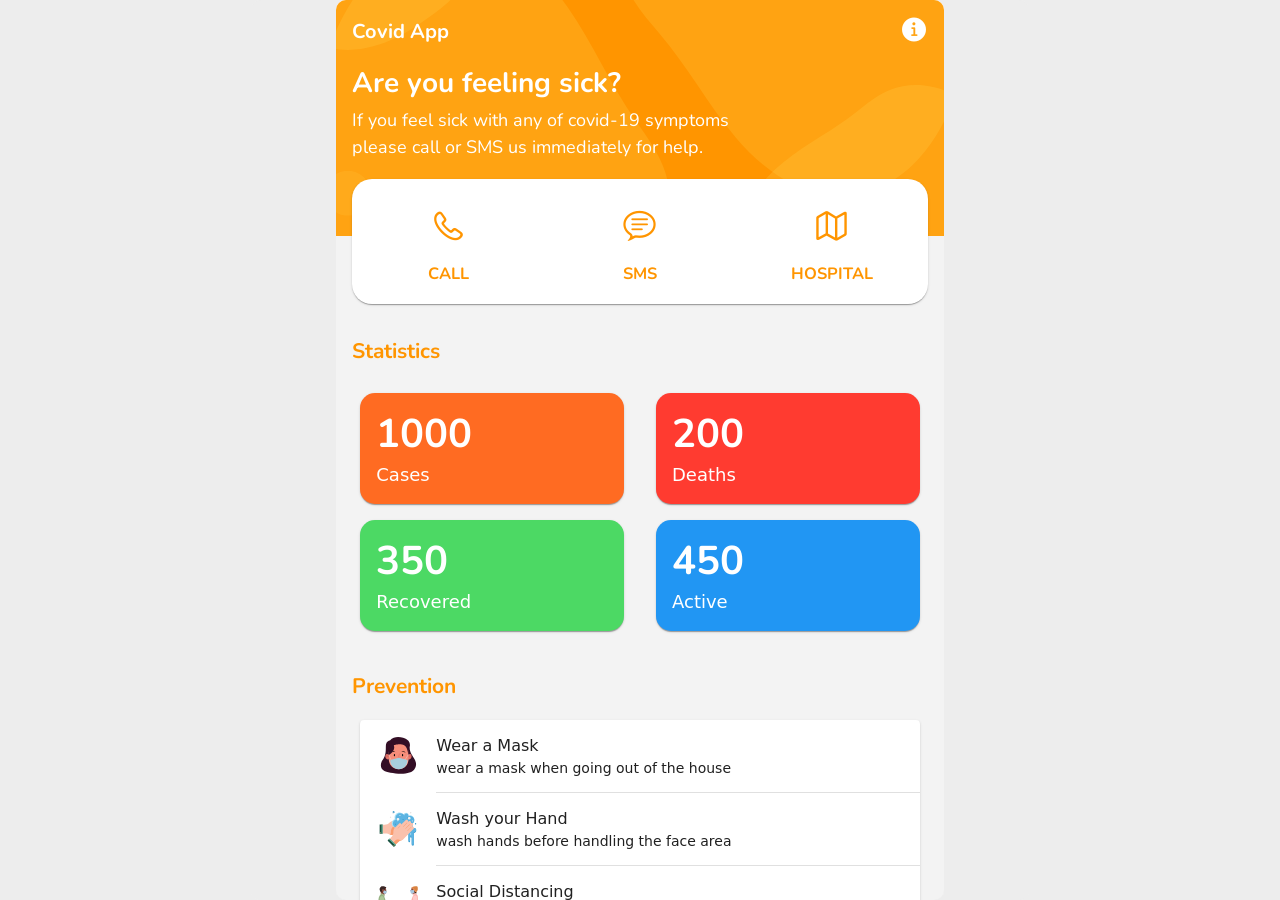
<file: dikdas/index.html>
<!DOCTYPE html>
<html>
  <head>
    <!-- Required meta tags-->
    <meta charset="utf-8" />
    <meta
      name="viewport"
      content="width=device-width, initial-scale=1, maximum-scale=1, minimum-scale=1, user-scalable=no, viewport-fit=cover"
    />
    <meta name="apple-mobile-web-app-capable" content="yes" />
    <!-- Color theme for statusbar (Android only) -->
    <meta name="theme-color" content="#2196f3" />
    <!-- Your app title -->
    <title>CovidApp</title>
    <!-- Path to Framework7 Library Bundle CSS -->
    <link rel="stylesheet" href="css/framework7.bundle.min.css" />
    <!-- Path to your custom app styles-->
    <link rel="stylesheet" href="css/my-app.css" />
    <link rel="stylesheet" href="css/framework7-icons.css" />
  </head>
  <body>
    <!-- App root element -->
    <div id="app">
      <!-- Your main view, should have "view-main" class -->
      <div class="view view-main">
        <!-- Initial Page, "data-name" contains page name -->
        <div data-name="home" class="page" style="background-color: #f3f3f3">
          <div class="popup popup-about">
            <div class="block">
              <p>
                <a class="link popup-close text-color-orange" href="#">Close</a>
              </p>
              <h2>Kelompok line</h2>
              <!-- Close Popup -->
              <p>1. Fauziyyah - 2013000017</p>
              <p>2. Barita Stephen - 1914000047</p>
              <p>3. Muhammad Alfarel Febrilian Syach - 2014000012</p>
            </div>
          </div>

          <!-- Scrollable page content -->
          <div class="page-content">
            <!-- Static Navbar -->
            <div class="navbar no-shadow">
              <div
                class="navbar-bg"
                style="background-color: transparent"
              ></div>
              <div class="navbar-inner">
                <div class="title text-color-white font-bolds">Covid App</div>
                <div class="right block">
                  <a
                    href="#"
                    class="text-color-white popup-open"
                    data-popup=".popup-about"
                  >
                    <i class="f7-icons">info_circle_fill</i>
                  </a>
                </div>
              </div>
            </div>

            <!-- Banner & Header -->
            <img src="img/cover.svg" class="banner" alt="" />

            <div class="block header" style="margin-top: -190px">
              <h1 class="text-color-white font-bolds">Are you feeling sick?</h1>
              <p
                class="text-color-white font-regular"
                style="margin-top: -15px; font-size: 18px"
              >
                If you feel sick with any of covid-19 symptoms <br />
                please call or SMS us immediately for help.
              </p>

              <div
                class="bg-color-white elevation-1"
                style="height: 125px; border-radius: 20px"
              >
                <br />
                <center>
                  <div class="row margin-half">
                    <div class="col text-color-orange">
                      <i class="f7-icons iconz" style="font-size: 35px"
                        >telephone</i
                      >
                      <h3 class="font-bolds texts">CALL</h3>
                    </div>
                    <div class="col text-color-orange">
                      <i class="f7-icons iconz" style="font-size: 35px"
                        >chat_bubble_text</i
                      >
                      <h3 class="font-bolds texts">SMS</h3>
                    </div>
                    <div class="col text-color-orange">
                      <i class="f7-icons iconz" style="font-size: 35px">map</i>
                      <h3 class="font-bolds texts">HOSPITAL</h3>
                    </div>
                  </div>
                </center>
              </div>
            </div>

            <!-- Content -->

            <div class="block">
              <h2 class="font-bolds text-color-orange">Statistics</h2>

              <div class="row">
                <div class="col-50">
                  <div
                    class="card bg-color-deeporange"
                    style="border-radius: 15px"
                  >
                    <div class="card-content card-content-padding">
                      <h1
                        style="font-size: 40px; margin-top: -5px"
                        class="font-bolds text-color-white"
                      >
                        1000
                      </h1>
                      <p
                        style="font-size: 18px; margin-top: -30px"
                        class="text-color-white"
                      >
                        Cases
                      </p>
                    </div>
                  </div>
                </div>
                <div class="col-50">
                  <div class="card bg-color-red" style="border-radius: 15px">
                    <div class="card-content card-content-padding">
                      <h1
                        style="font-size: 40px; margin-top: -5px"
                        class="font-bolds text-color-white"
                      >
                        200
                      </h1>
                      <p
                        style="font-size: 18px; margin-top: -30px"
                        class="text-color-white"
                      >
                        Deaths
                      </p>
                    </div>
                  </div>
                </div>
                <div class="col-50">
                  <div class="card bg-color-green" style="border-radius: 15px">
                    <div class="card-content card-content-padding">
                      <h1
                        style="font-size: 40px; margin-top: -5px"
                        class="font-bolds text-color-white"
                      >
                        350
                      </h1>
                      <p
                        style="font-size: 18px; margin-top: -30px"
                        class="text-color-white"
                      >
                        Recovered
                      </p>
                    </div>
                  </div>
                </div>
                <div class="col-50">
                  <div class="card bg-color-blue" style="border-radius: 15px">
                    <div class="card-content card-content-padding">
                      <h1
                        style="font-size: 40px; margin-top: -5px"
                        class="font-bolds text-color-white"
                      >
                        450
                      </h1>
                      <p
                        style="font-size: 18px; margin-top: -30px"
                        class="text-color-white"
                      >
                        Active
                      </p>
                    </div>
                  </div>
                </div>
              </div>
            </div>

            <div class="block">
              <h2 class="font-bolds text-color-orange">Prevention</h2>
              <div class="card">
                <div class="card-content">
                  <div class="list media-list">
                    <ul>
                      <li class="item-content">
                        <div class="item-media">
                          <img src="img/mask.svg" width="44" />
                        </div>
                        <div class="item-inner">
                          <div class="item-title-row">
                            <div class="item-title">Wear a Mask</div>
                          </div>
                          <div class="item-subtitle">wear a mask when going out of the house</div>
                        </div>
                      </li>
                      <li class="item-content">
                        <div class="item-media">
                          <img src="img/wash.svg" width="44" />
                        </div>
                        <div class="item-inner">
                          <div class="item-title-row">
                            <div class="item-title">Wash your Hand</div>
                          </div>
                          <div class="item-subtitle">wash hands before handling the face area</div>
                        </div>
                      </li>
                      <li class="item-content">
                        <div class="item-media">
                          <img src="img/distance.svg" width="44" />
                        </div>
                        <div class="item-inner">
                          <div class="item-title-row">
                            <div class="item-title">Social Distancing</div>
                          </div>
                          <div class="item-subtitle">keep your distance when in public places</div>
                        </div>
                      </li>
                    </ul>
                  </div>
                </div>
              </div>
            </div>

            <div class="block">
              <div class="card card-expandable">
                <div class="card-content">
                  <div class="card-bgr" style="height: 300px">
                    <div class="card-header text-color-white display-block">
                      Covid19
                      <br />
                      <small style="opacity: 0.7">Symptoms</small>
                    </div>
                    <a
                      href="#"
                      class="link card-close card-opened-fade-in color-white"
                      style="position: absolute; right: 15px; top: 15px"
                    >
                      <i class="icon f7-icons">xmark_circle_fill</i>
                    </a>
                  </div>
                  <div class="card-content-padding">
                    <h3>Demam</h3>
                    <p>lorem ipsum...</p>
                    <br />
                    <h3>Batuk</h3>
                    <p>lorem ipsum...</p>
                    <br />
                    <h3>Sulit Bernafas</h3>
                    <p>lorem ipsum...</p>
                    <br />
                  </div>
                </div>
              </div>
            </div>
          </div>
        </div>
      </div>
    </div>
    <!-- Path to Framework7 Library Bundle JS-->
    <script type="text/javascript" src="js/framework7.bundle.min.js"></script>
    <!-- Path to your app js-->
    <script type="text/javascript" src="js/my-app.js"></script>
  </body>
</html>
</file>
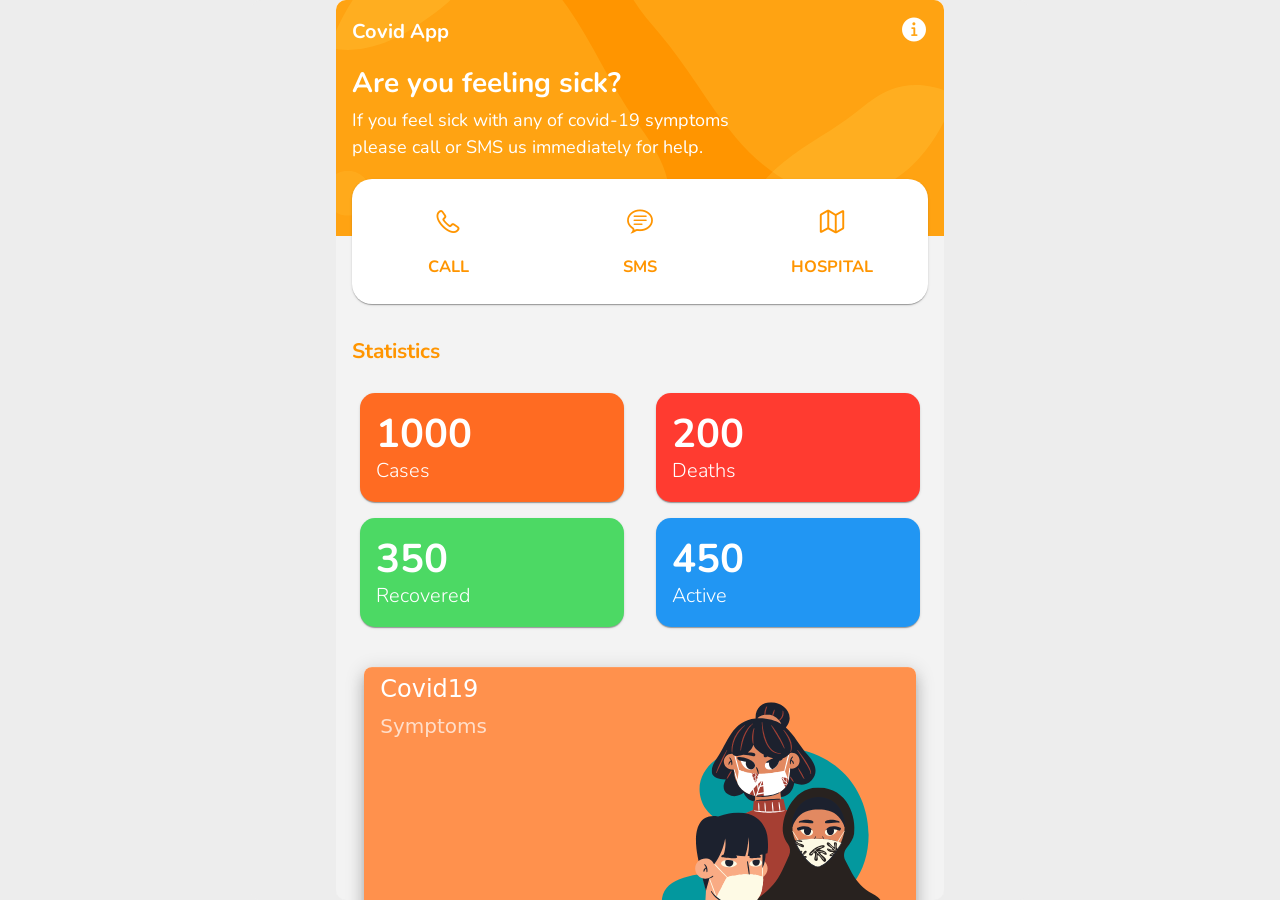
<file: dikdas/done1.html>
<!DOCTYPE html>
<html>
  <head>
    <!-- Required meta tags-->
    <meta charset="utf-8" />
    <meta
      name="viewport"
      content="width=device-width, initial-scale=1, maximum-scale=1, minimum-scale=1, user-scalable=no, viewport-fit=cover"
    />
    <meta name="apple-mobile-web-app-capable" content="yes" />
    <!-- Color theme for statusbar (Android only) -->
    <meta name="theme-color" content="#2196f3" />
    <!-- Your app title -->
    <title>CovidApp</title>
    <!-- Path to Framework7 Library Bundle CSS -->
    <link rel="stylesheet" href="css/framework7.bundle.min.css" />
    <!-- Path to your custom app styles-->
    <link rel="stylesheet" href="css/my-app.css" />
    <link rel="stylesheet" href="css/framework7-icons.css" />
  </head>
  <body>
    <!-- App root element -->
    <div id="app">
      <!-- Your main view, should have "view-main" class -->
      <div class="view view-main">
        <!-- Initial Page, "data-name" contains page name -->
        <div data-name="home" class="page" style="background-color: #f3f3f3">
          <div class="popup popup-about">
            <div class="block">
              <p>
                <a class="link popup-close text-color-orange" href="#">Close</a>
              </p>
              <h2>Kelompok line</h2>
              <!-- Close Popup -->
              <p>1. Fauziyyah - 2013000017</p>
              <p>2. Barita Stephen - 1914000047</p>
              <p>3. Muhammad Alfarel Febrilian Syach - 2014000012</p>
            </div>
          </div>

          <!-- Scrollable page content -->
          <div class="page-content">
            <!-- Static Navbar -->
            <div class="navbar no-shadow">
              <div
                class="navbar-bg"
                style="background-color: transparent"
              ></div>
              <div class="navbar-inner">
                <div class="title text-color-white font-bolds">Covid App</div>
                <div class="right block">
                  <a
                    href="#"
                    class="text-color-white popup-open"
                    data-popup=".popup-about"
                  >
                    <i class="f7-icons">info_circle_fill</i>
                  </a>
                </div>
              </div>
            </div>

            <!-- Banner & Header -->
            <img src="img/cover.svg" class="banner" alt="" />
            <div class="block header" style="margin-top: -190px">
              <h1 class="text-color-white font-bolds">Are you feeling sick?</h1>
              <p
                style="font-size: 18px; margin-top: -15px"
                class="text-color-white font-regular"
              >
                If you feel sick with any of covid-19 symptoms <br />
                please call or SMS us immediately for help.
              </p>
              <div
                class="bg-color-white elevation-1"
                style="border-radius: 20px; height: 125px"
              >
                <br />
                <center>
                  <div class="row margin-half">
                    <div class="col text-color-orange">
                      <i class="f7-icons iconz">telephone</i>
                      <h3 class="font-bolds texts">CALL</h3>
                    </div>
                    <div class="col text-color-orange">
                      <i class="f7-icons iconz">chat_bubble_text</i>
                      <h3 class="font-bolds texts">SMS</h3>
                    </div>
                    <div class="col text-color-orange">
                      <i class="f7-icons iconz">map</i>
                      <h3 class="font-bolds texts">HOSPITAL</h3>
                    </div>
                  </div>
                </center>
              </div>
            </div>

            <!-- Content -->

            <div class="block">
              <h2 class="text-color-orange font-bolds">Statistics</h2>
              <div class="row">
                <div class="col-50">
                  <div
                    class="card elevation-1 bg-color-deeporange"
                    style="border-radius: 15px"
                  >
                    <div class="card-content card-content-padding">
                      <h1
                        class="font-bolds text-color-white"
                        style="margin-top: -5px; font-size: 40px"
                      >
                        1000
                      </h1>
                      <p
                        style="margin-top: -35px; font-size: 20px"
                        class="text-color-white font-light"
                      >
                        Cases
                      </p>
                    </div>
                  </div>
                </div>
                <div class="col-50">
                  <div
                    class="card elevation-1 bg-color-red"
                    style="border-radius: 15px"
                  >
                    <div class="card-content card-content-padding">
                      <h1
                        class="font-bolds text-color-white"
                        style="margin-top: -5px; font-size: 40px"
                      >
                        200
                      </h1>
                      <p
                        style="margin-top: -35px; font-size: 20px"
                        class="text-color-white font-light"
                      >
                        Deaths
                      </p>
                    </div>
                  </div>
                </div>
                <div class="col-50">
                  <div
                    class="card elevation-1 bg-color-green"
                    style="border-radius: 15px"
                  >
                    <div class="card-content card-content-padding">
                      <h1
                        class="font-bolds text-color-white"
                        style="margin-top: -5px; font-size: 40px"
                      >
                        350
                      </h1>
                      <p
                        style="margin-top: -35px; font-size: 20px"
                        class="text-color-white font-light"
                      >
                        Recovered
                      </p>
                    </div>
                  </div>
                </div>
                <div class="col-50">
                  <div
                    class="card elevation-1 bg-color-blue"
                    style="border-radius: 15px"
                  >
                    <div class="card-content card-content-padding">
                      <h1
                        class="font-bolds text-color-white"
                        style="margin-top: -5px; font-size: 40px"
                      >
                        450
                      </h1>
                      <p
                        style="margin-top: -35px; font-size: 20px"
                        class="text-color-white font-light"
                      >
                        Active
                      </p>
                    </div>
                  </div>
                </div>
              </div>
            </div>

            <div class="block">
              <div class="card card-expandable">
                <div class="card-content">
                  <div class="card-bgr" style="height: 300px">
                    <div class="card-header text-color-white display-block">
                      Covid19
                      <br />
                      <small style="opacity: 0.7">Symptoms</small>
                    </div>
                    <a
                      href="#"
                      class="link card-close card-opened-fade-in color-white"
                      style="position: absolute; right: 15px; top: 15px"
                    >
                      <i class="icon f7-icons">xmark_circle_fill</i>
                    </a>
                  </div>
                  <div class="card-content-padding">
                    <h3>Demam</h3>
                    <p>lorem ipsum...</p>
                    <br />
                    <h3>Batuk</h3>
                    <p>lorem ipsum...</p>
                    <br />
                    <h3>Sulit Bernafas</h3>
                    <p>lorem ipsum...</p>
                    <br />
                    <br />
                  </div>
                </div>
              </div>
            </div>

            <div class="block">
              <h2 class="font-bolds text-color-orange">Prevention</h2>

              <div class="card">
                <div class="card-content">
                  <div class="list media-list">
                    <ul>
                      <li class="item-content">
                        <div class="item-media">
                          <img src="img/mask.svg" width="44" />
                        </div>
                        <div class="item-inner">
                          <div class="item-title-row">
                            <div class="item-title">Wear a Mask</div>
                          </div>
                          <div class="item-subtitle">wear a mask when going out of the house</div>
                        </div>
                      </li>
                      <li class="item-content">
                        <div class="item-media">
                          <img src="img/wash.svg" width="44" />
                        </div>
                        <div class="item-inner">
                          <div class="item-title-row">
                            <div class="item-title">Wash your Hand</div>
                          </div>
                          <div class="item-subtitle">wash hands before handling the face area</div>
                        </div>
                      </li>
                      <li class="item-content">
                        <div class="item-media">
                          <img src="img/distance.svg" width="44" />
                        </div>
                        <div class="item-inner">
                          <div class="item-title-row">
                            <div class="item-title">Social Distancing</div>
                          </div>
                          <div class="item-subtitle">keep your distance when in public places</div>
                        </div>
                      </li>
                    </ul>
                  </div>
                </div>
              </div>
            </div>
          </div>
        </div>
      </div>
    </div>
    <!-- Path to Framework7 Library Bundle JS-->
    <script type="text/javascript" src="js/framework7.bundle.min.js"></script>
    <!-- Path to your app js-->
    <script type="text/javascript" src="js/my-app.js"></script>
  </body>
</html>
</file>
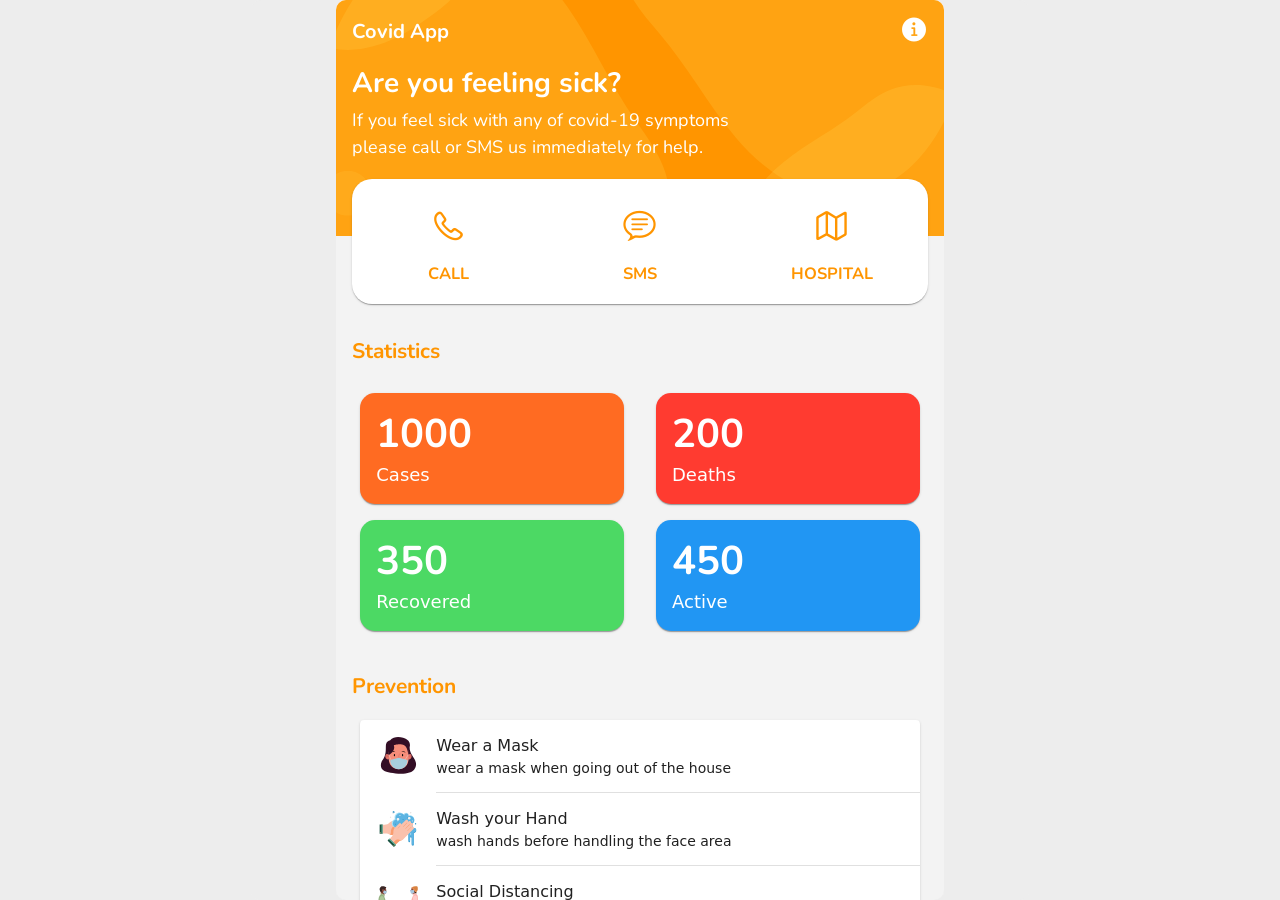
<file: dikdas/index1.html>
<!DOCTYPE html>
<html>
  <head>
    <!-- Required meta tags-->
    <meta charset="utf-8" />
    <meta
      name="viewport"
      content="width=device-width, initial-scale=1, maximum-scale=1, minimum-scale=1, user-scalable=no, viewport-fit=cover"
    />
    <meta name="apple-mobile-web-app-capable" content="yes" />
    <!-- Color theme for statusbar (Android only) -->
    <meta name="theme-color" content="#2196f3" />
    <!-- Your app title -->
    <title>CovidApp</title>
    <!-- Path to Framework7 Library Bundle CSS -->
    <link rel="stylesheet" href="css/framework7.bundle.min.css" />
    <!-- Path to your custom app styles-->
    <link rel="stylesheet" href="css/my-app.css" />
    <link rel="stylesheet" href="css/framework7-icons.css" />
  </head>
  <body>
    <!-- App root element -->
    <div id="app">
      <!-- Your main view, should have "view-main" class -->
      <div class="view view-main">
        <!-- Initial Page, "data-name" contains page name -->
        <div data-name="home" class="page" style="background-color: #f3f3f3">
          <div class="popup popup-about">
            <div class="block">
              <p>
                <a class="link popup-close text-color-orange" href="#">Close</a>
              </p>
              <h2>Kelompok line</h2>
              <!-- Close Popup -->
              <p>1. Fauziyyah - 2013000017</p>
            </div>
          </div>

          <!-- Scrollable page content -->
          <div class="page-content">
            <!-- Static Navbar -->
            <div class="navbar no-shadow">
              <div
                class="navbar-bg"
                style="background-color: transparent"
              ></div>
              <div class="navbar-inner">
                <div class="title text-color-white font-bolds">Covid App</div>
                <div class="right block">
                  <a
                    href="#"
                    class="text-color-white popup-open"
                    data-popup=".popup-about"
                  >
                    <i class="f7-icons">info_circle_fill</i>
                  </a>
                </div>
              </div>
            </div>

            <!-- Banner & Header -->
            <img src="img/cover.svg" class="banner" alt="" />

            <div class="block header" style="margin-top: -190px">
              <h1 class="text-color-white font-bolds">Are you feeling sick?</h1>
              <p
                class="text-color-white font-regular"
                style="margin-top: -15px; font-size: 18px"
              >
                If you feel sick with any of covid-19 symptoms <br />
                please call or SMS us immediately for help.
              </p>

              <div
                class="bg-color-white elevation-1"
                style="height: 125px; border-radius: 20px"
              >
                <br />
                <center>
                  <div class="row margin-half">
                    <div class="col text-color-orange">
                      <i class="f7-icons iconz" style="font-size: 35px"
                        >telephone</i
                      >
                      <h3 class="font-bolds texts">CALL</h3>
                    </div>
                    <div class="col text-color-orange">
                      <i class="f7-icons iconz" style="font-size: 35px"
                        >chat_bubble_text</i
                      >
                      <h3 class="font-bolds texts">SMS</h3>
                    </div>
                    <div class="col text-color-orange">
                      <i class="f7-icons iconz" style="font-size: 35px">map</i>
                      <h3 class="font-bolds texts">HOSPITAL</h3>
                    </div>
                  </div>
                </center>
              </div>
            </div>

            <!-- Content -->

            <div class="block">
              <h2 class="font-bolds text-color-orange">Statistics</h2>

              <div class="row">
                <div class="col-50">
                  <div
                    class="card bg-color-deeporange"
                    style="border-radius: 15px"
                  >
                    <div class="card-content card-content-padding">
                      <h1
                        style="font-size: 40px; margin-top: -5px"
                        class="font-bolds text-color-white"
                      >
                        1000
                      </h1>
                      <p
                        style="font-size: 18px; margin-top: -30px"
                        class="text-color-white"
                      >
                        Cases
                      </p>
                    </div>
                  </div>
                </div>
                <div class="col-50">
                  <div class="card bg-color-red" style="border-radius: 15px">
                    <div class="card-content card-content-padding">
                      <h1
                        style="font-size: 40px; margin-top: -5px"
                        class="font-bolds text-color-white"
                      >
                        200
                      </h1>
                      <p
                        style="font-size: 18px; margin-top: -30px"
                        class="text-color-white"
                      >
                        Deaths
                      </p>
                    </div>
                  </div>
                </div>
                <div class="col-50">
                  <div class="card bg-color-green" style="border-radius: 15px">
                    <div class="card-content card-content-padding">
                      <h1
                        style="font-size: 40px; margin-top: -5px"
                        class="font-bolds text-color-white"
                      >
                        350
                      </h1>
                      <p
                        style="font-size: 18px; margin-top: -30px"
                        class="text-color-white"
                      >
                        Recovered
                      </p>
                    </div>
                  </div>
                </div>
                <div class="col-50">
                  <div class="card bg-color-blue" style="border-radius: 15px">
                    <div class="card-content card-content-padding">
                      <h1
                        style="font-size: 40px; margin-top: -5px"
                        class="font-bolds text-color-white"
                      >
                        450
                      </h1>
                      <p
                        style="font-size: 18px; margin-top: -30px"
                        class="text-color-white"
                      >
                        Active
                      </p>
                    </div>
                  </div>
                </div>
              </div>
            </div>

            <div class="block">
              <h2 class="font-bolds text-color-orange">Prevention</h2>
              <div class="card">
                <div class="card-content">
                  <div class="list media-list">
                    <ul>
                      <li class="item-content">
                        <div class="item-media">
                          <img src="img/mask.svg" width="44" />
                        </div>
                        <div class="item-inner">
                          <div class="item-title-row">
                            <div class="item-title">Wear a Mask</div>
                          </div>
                          <div class="item-subtitle">wear a mask when going out of the house</div>
                        </div>
                      </li>
                      <li class="item-content">
                        <div class="item-media">
                          <img src="img/wash.svg" width="44" />
                        </div>
                        <div class="item-inner">
                          <div class="item-title-row">
                            <div class="item-title">Wash your Hand</div>
                          </div>
                          <div class="item-subtitle">wash hands before handling the face area</div>
                        </div>
                      </li>
                      <li class="item-content">
                        <div class="item-media">
                          <img src="img/distance.svg" width="44" />
                        </div>
                        <div class="item-inner">
                          <div class="item-title-row">
                            <div class="item-title">Social Distancing</div>
                          </div>
                          <div class="item-subtitle">keep your distance when in public places</div>
                        </div>
                      </li>
                    </ul>
                  </div>
                </div>
              </div>
            </div>

            <div class="block">
              <div class="card card-expandable">
                <div class="card-content">
                  <div class="card-bgr" style="height: 300px">
                    <div class="card-header text-color-white display-block">
                      Covid19
                      <br />
                      <small style="opacity: 0.7">Symptoms</small>
                    </div>
                    <a
                      href="#"
                      class="link card-close card-opened-fade-in color-white"
                      style="position: absolute; right: 15px; top: 15px"
                    >
                      <i class="icon f7-icons">xmark_circle_fill</i>
                    </a>
                  </div>
                  <div class="card-content-padding">
                    <h3>Demam</h3>
                    <p>lorem ipsum...</p>
                    <br />
                    <h3>Batuk</h3>
                    <p>lorem ipsum...</p>
                    <br />
                    <h3>Sulit Bernafas</h3>
                    <p>lorem ipsum...</p>
                    <br />
                  </div>
                </div>
              </div>
            </div>
          </div>
        </div>
      </div>
    </div>
    <!-- Path to Framework7 Library Bundle JS-->
    <script type="text/javascript" src="js/framework7.bundle.min.js"></script>
    <!-- Path to your app js-->
    <script type="text/javascript" src="js/my-app.js"></script>
  </body>
</html>
</file>
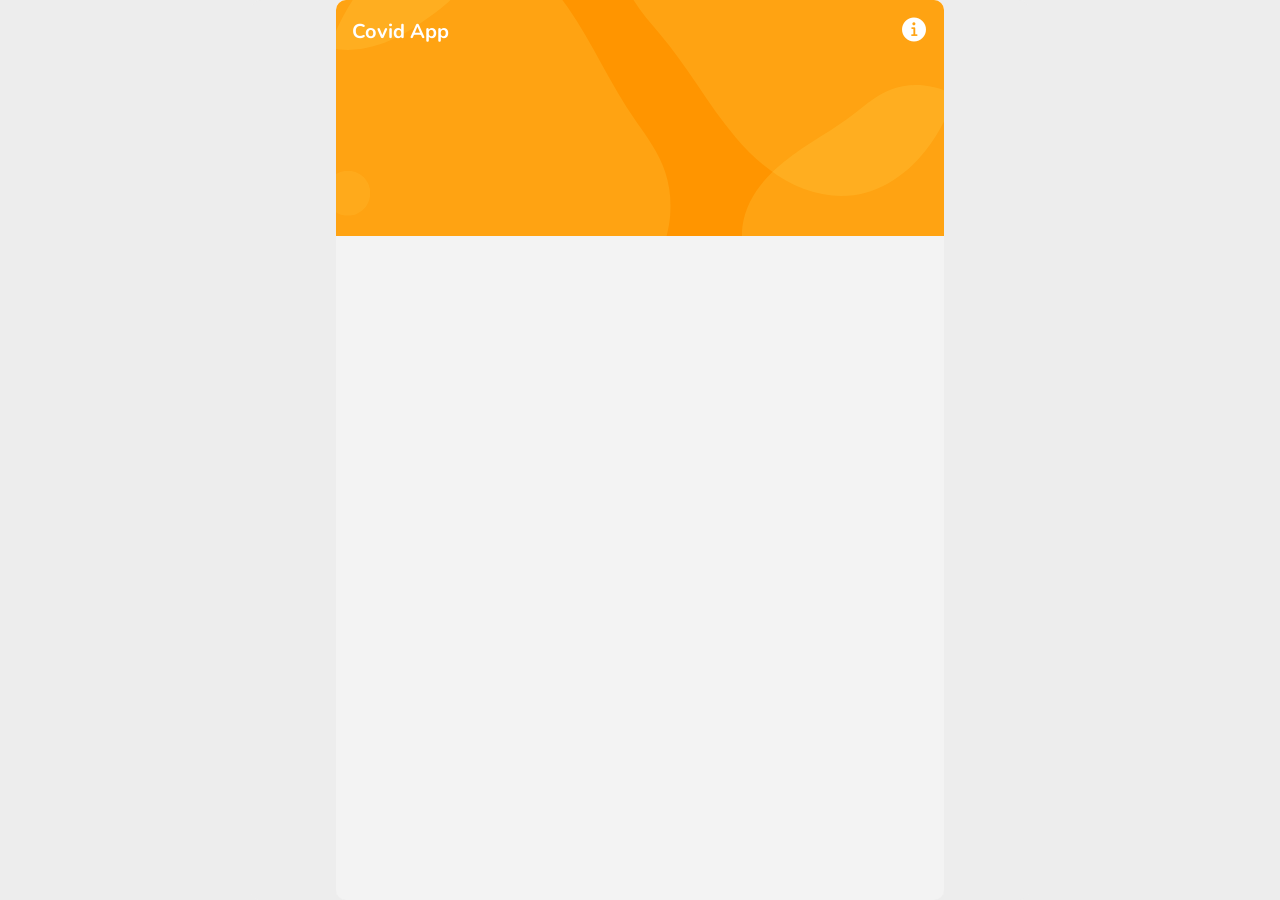
<file: dikdas/layout.html>
<!DOCTYPE html>
<html>
  <head>
    <!-- Required meta tags-->
    <meta charset="utf-8" />
    <meta
      name="viewport"
      content="width=device-width, initial-scale=1, maximum-scale=1, minimum-scale=1, user-scalable=no, viewport-fit=cover"
    />
    <meta name="apple-mobile-web-app-capable" content="yes" />
    <!-- Color theme for statusbar (Android only) -->
    <meta name="theme-color" content="#2196f3" />
    <!-- Your app title -->
    <title>CovidApp</title>
    <!-- Path to Framework7 Library Bundle CSS -->
    <link rel="stylesheet" href="css/framework7.bundle.min.css" />
    <!-- Path to your custom app styles-->
    <link rel="stylesheet" href="css/my-app.css" />
    <link rel="stylesheet" href="css/framework7-icons.css" />
  </head>
  <body>
    <!-- App root element -->
    <div id="app">
      <!-- Your main view, should have "view-main" class -->
      <div class="view view-main">
        <!-- Initial Page, "data-name" contains page name -->
        <div data-name="home" class="page" style="background-color: #f3f3f3">
          <div class="popup popup-about">
            <div class="block">
              <p>
                <a class="link popup-close text-color-orange" href="#">Close</a>
              </p>
              <h2>Kelompok Huha</h2>
              <!-- Close Popup -->
              <p>1. A - 1802902</p>
            </div>
          </div>

          <!-- Scrollable page content -->
          <div class="page-content">
            <!-- Static Navbar -->
            <div class="navbar no-shadow">
              <div
                class="navbar-bg"
                style="background-color: transparent"
              ></div>
              <div class="navbar-inner">
                <div class="title text-color-white font-bolds">Covid App</div>
                <div class="right block">
                  <a
                    href="#"
                    class="text-color-white popup-open"
                    data-popup=".popup-about"
                  >
                    <i class="f7-icons">info_circle_fill</i>
                  </a>
                </div>
              </div>
            </div>

            <!-- Banner & Header -->
            <img src="img/cover.svg" class="banner" alt="" />
            <!-- Content -->
          </div>
        </div>
      </div>
    </div>
    <!-- Path to Framework7 Library Bundle JS-->
    <script type="text/javascript" src="js/framework7.bundle.min.js"></script>
    <!-- Path to your app js-->
    <script type="text/javascript" src="js/my-app.js"></script>
  </body>
</html>
</file>
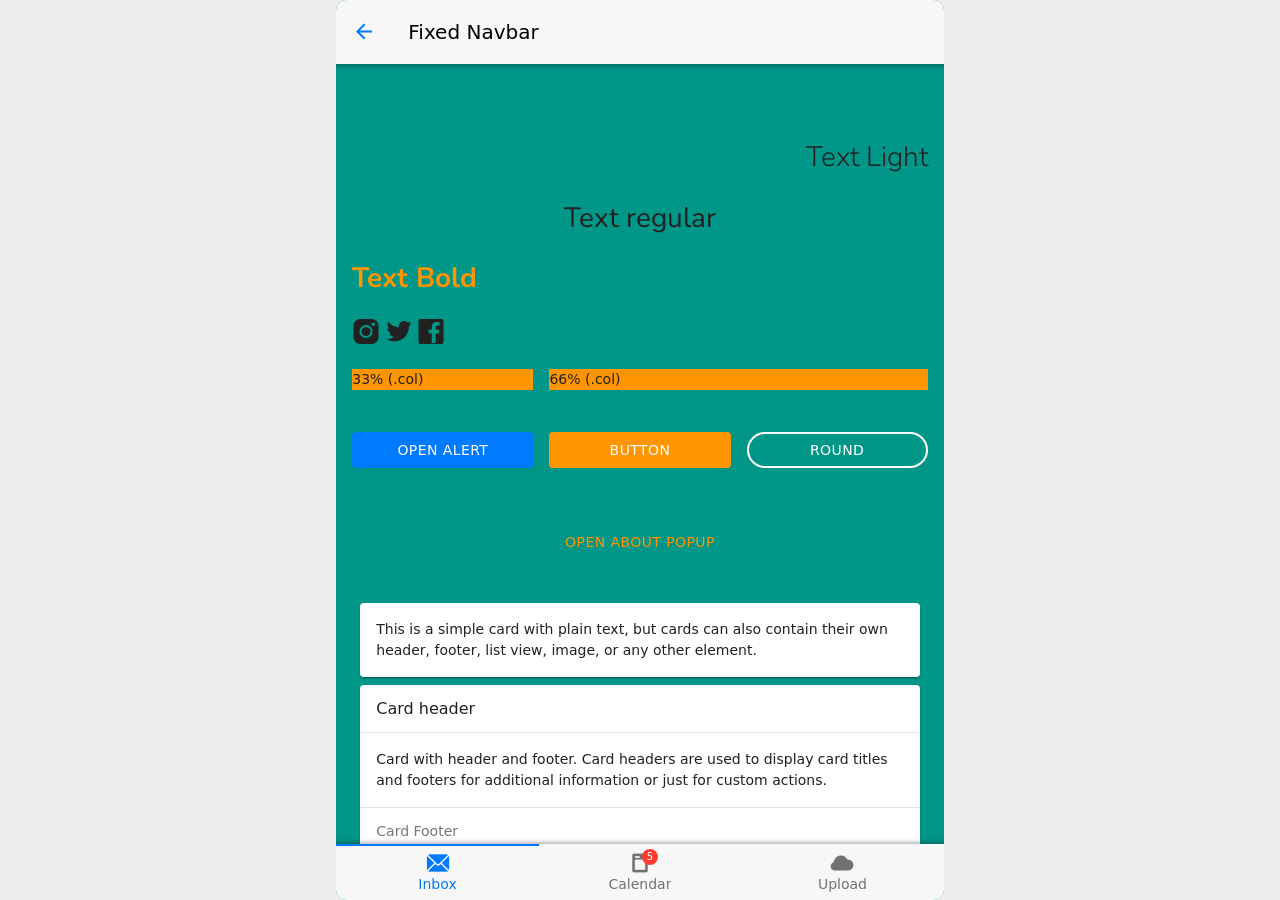
<file: dikdas/test.html>
<!DOCTYPE html>
<html>
  <head>
    <!-- Required meta tags-->
    <meta charset="utf-8" />
    <meta
      name="viewport"
      content="width=device-width, initial-scale=1, maximum-scale=1, minimum-scale=1, user-scalable=no, viewport-fit=cover"
    />
    <meta name="apple-mobile-web-app-capable" content="yes" />
    <!-- Color theme for statusbar (Android only) -->
    <meta name="theme-color" content="#2196f3" />
    <!-- Your app title -->
    <title>My App</title>
    <!-- Path to Framework7 Library Bundle CSS -->
    <link rel="stylesheet" href="css/framework7.bundle.min.css" />
    <!-- Path to your custom app styles-->
    <link rel="stylesheet" href="css/my-app.css" />
    <link rel="stylesheet" href="css/framework7-icons.css" />
  </head>
  <body>
    <!-- App root element -->
    <div id="app">
      <div class="panel panel-left panel-cover panel-resizable panel-init">
        <div class="block">
          <p>Left Panel content here</p>
          <p><a class="panel-close" href="#">Close me</a></p>
        </div>
      </div>
      <!-- Your main view, should have "view-main" class -->
      <div class="view view-main">
        <!-- Initial Page, "data-name" contains page name -->
        <div data-name="home" class="page bg-color-teal">
          <!-- Fixed/Dynamic Navbar -->
          <div class="navbar">
            <div class="navbar-bg"></div>
            <div class="navbar-inner sliding">
              <div class="left">
                <a
                  href="#"
                  data-panel=".panel-left"
                  class="link back panel-open"
                >
                  <i class="icon icon-back"></i>
                  <span class="if-not-md">Back</span>
                </a>
              </div>
              <div class="title">Fixed Navbar</div>
            </div>
          </div>

          <!-- Additional "tabbar-labels" class -->
          <div class="toolbar tabbar tabbar-labels toolbar-bottom">
            <div class="toolbar-inner">
              <a href="#tab-1" class="tab-link tab-link-active">
                <!-- Different icons for iOS and MD themes -->
                <i class="icon f7-icons">envelope_fill</i>
                <!-- Label text -->
                <span class="tabbar-label">Inbox</span>
              </a>
              <a href="#tab-2" class="tab-link">
                <i class="icon f7-icons"
                  >today_fill<span class="badge color-red">5</span></i
                >
                <span class="tabbar-label">Calendar</span>
              </a>
              <a href="#tab-3" class="tab-link">
                <i class="icon f7-icons">cloud_fill</i>
                <span class="tabbar-label">Upload</span>
              </a>
            </div>
          </div>

          <div class="popup popup-about">
            <div class="block">
              <p>About</p>
              <!-- Close Popup -->
              <p><a class="link popup-close" href="#">Close popup</a></p>
              <p>Lorem ipsum dolor sit amet...</p>
            </div>
          </div>

          <!-- Scrollable page content -->
          <div class="page-content">
            <div class="block">
              <br />
              <h1 class="font-light text-align-right">Text Light</h1>
              <h1 class="font-regular text-align-center">Text regular</h1>
              <h1 class="font-bolds text-color-orange">Text Bold</h1>

              <i class="f7-icons">logo_instagram</i>
              <i class="f7-icons">logo_twitter</i>
              <i class="f7-icons">logo_facebook</i>

              <br />
              <br />

              <div class="row">
                <div class="col-33 bg-color-orange">33% (.col)</div>
                <div class="col-66 bg-color-orange">66% (.col)</div>
              </div>

              <br />
              <br />

              <div class="row">
                <button class="col button button-fill open-dialog">
                  Open Alert
                </button>
                <button class="col button button-fill bg-color-orange">
                  Button
                </button>
                <button
                  class="col button button-outline button-round text-color-white color-white"
                >
                  Round
                </button>
              </div>

              <br />
              <br />

              <!-- Open About Popup -->
              <p>
                <a
                  class="button popup-open text-color-orange"
                  href="#"
                  data-popup=".popup-about"
                  >Open About Popup</a
                >
              </p>

              <br />
              <div class="card">
                <div class="card-content card-content-padding">
                  This is a simple card with plain text, but cards can also
                  contain their own header, footer, list view, image, or any
                  other element.
                </div>
              </div>

              <div class="card">
                <div class="card-header">Card header</div>
                <div class="card-content card-content-padding">
                  Card with header and footer. Card headers are used to display
                  card titles and footers for additional information or just for
                  custom actions.
                </div>
                <div class="card-footer">Card Footer</div>
              </div>

              <div class="card card-expandable">
                <div class="card-content">
                  <div class="bg-color-red" style="height: 300px">
                    <div class="card-header text-color-white display-block">
                      Framework7
                      <br />
                      <small style="opacity: 0.7">Build Mobile Apps</small>
                    </div>
                    <a
                      href="#"
                      class="link card-close card-opened-fade-in color-white"
                      style="position: absolute; right: 15px; top: 15px"
                    >
                      <i class="icon f7-icons">xmark_circle_fill</i>
                    </a>
                  </div>
                  <div class="card-content-padding">
                    <p>
                      Framework7 - is a free and open source HTML mobile
                      framework to develop hybrid mobile apps or web apps with
                      iOS or Android (Material) native look and feel. It is also
                      an indispensable prototyping apps tool to show working app
                      prototype as soon as possible in case you need to.
                    </p>
                    ...
                  </div>
                </div>
              </div>

              <div
                data-pagination='{"el": ".swiper-pagination"}'
                data-space-between="10"
                data-slides-per-view="3"
                class="swiper-container swiper-init demo-swiper"
              >
                <div class="swiper-pagination"></div>
                <div class="swiper-wrapper">
                  <div class="swiper-slide">Slide 1</div>
                  <div class="swiper-slide">Slide 2</div>
                  <div class="swiper-slide">Slide 3</div>
                  <div class="swiper-slide">Slide 4</div>
                  <div class="swiper-slide">Slide 5</div>
                  <div class="swiper-slide">Slide 6</div>
                </div>
              </div>

              <br />
              <br />
            </div>
          </div>
        </div>
      </div>
    </div>
    <!-- Path to Framework7 Library Bundle JS-->
    <script type="text/javascript" src="js/framework7.bundle.min.js"></script>
    <!-- Path to your app js-->
    <script type="text/javascript" src="js/my-app.js"></script>
    <script>
      var $$ = Dom7;

      // Alert
      $$(".open-dialog").on("click", function () {
        app.dialog.alert("Hello");
      });
    </script>
  </body>
</html>
</file>
<file: dikdas/css/my-app.css>
@import url("https://fonts.googleapis.com/css2?family=Nunito:ital,wght@0,400;0,700;1,300&display=swap");

.font-light {
  font-family: "Nunito", sans-serif;
  font-weight: 300 !important;
}

.font-regular {
  font-family: "Nunito", sans-serif;
  font-weight: 400 !important;
}

.font-bolds {
  font-family: "Nunito", sans-serif;
  font-weight: 700 !important;
}

.card-backdrop {
  backdrop-filter: none !important;
}

/* A bit of demo styles */
.demo-swiper .swiper-slide {
  font-size: 25px;
  font-weight: 300;
  display: flex;
  justify-content: center;
  align-items: center;
  background: #fff;
  color: #000;
}
.demo-swiper .swiper-slide {
  box-sizing: border-box;
  /* border: 1px solid #ddd; */
  background: #fff;
}
.demo-swiper {
  margin: 0px 0 35px;
  font-size: 18px;
  /* height: 120px; */
}
.demo-swiper.demo-swiper-auto .swiper-slide {
  width: 85%;
}
.demo-swiper.demo-swiper-auto .swiper-slide:nth-child(2n) {
  width: 70%;
}
.demo-swiper.demo-swiper-auto .swiper-slide:nth-child(3n) {
  width: 30%;
}

.card-bgr {
  background-image: url(../img/card.svg);
  background-size: contain;
}

/* css mobile view only */
@media only screen and (max-width: 700px) {
  .banner {
    margin-top: -60px;
    height: 350px;
  }

  .header {
    margin-top: -230px !important;
  }
}
/* css desktop view only */
@media only screen and (min-width: 700px) {
  .framework7-root,
  body,
  html {
    margin: 0 auto;
    max-width: 1280px;
    width: 78%;
    height: 100%;
    border-radius: 10px;
    background-color: #ededed;
  }

  .banner {
    margin-top: -170px;
    width: 100% !important;
  }

  .header {
    margin-top: -180px !important;
  }

  .iconz {
    font-size: 35px;
  }
}
</file>
<file: dikdas/css/framework7-icons.css>
@font-face {
  font-family: 'Framework7 Icons';
  font-style: normal;
  font-weight: 400;
  src: url("../fonts/Framework7Icons-Regular.eot");
  src: url("../fonts/Framework7Icons-Regular.woff2") format("woff2"),
       url("../fonts/Framework7Icons-Regular.woff") format("woff"),
       url("../fonts/Framework7Icons-Regular.ttf") format("truetype");
}

.f7-icons, .framework7-icons {
  font-family: 'Framework7 Icons';
  font-weight: normal;
  font-style: normal;
  font-size: 28px;
  line-height: 1;
  letter-spacing: normal;
  text-transform: none;
  display: inline-block;
  white-space: nowrap;
  word-wrap: normal;
  direction: ltr;
  -webkit-font-smoothing: antialiased;
  text-rendering: optimizeLegibility;
  -moz-osx-font-smoothing: grayscale;
  -webkit-font-feature-settings: "liga";
  -moz-font-feature-settings: "liga=1";
  -moz-font-feature-settings: "liga";
  font-feature-settings: "liga";
  text-align: center;
}
</file>
